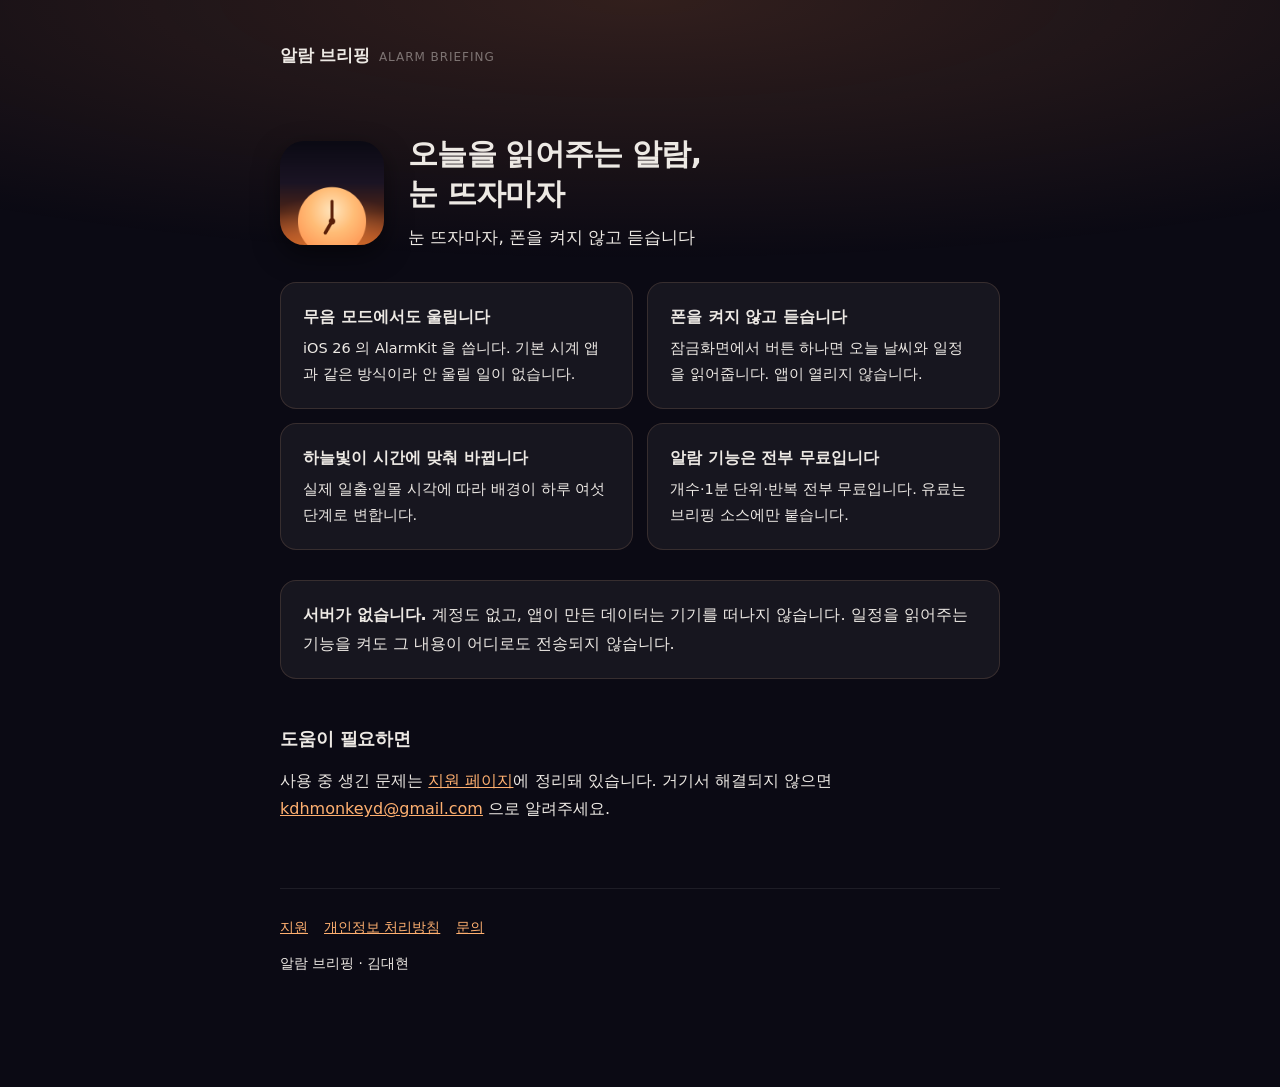
<file: index.html>
<!doctype html>
<html lang="ko">
<head>
<meta charset="utf-8">
<meta name="viewport" content="width=device-width, initial-scale=1">
<title>알람 브리핑</title>
<meta name="description" content="무음 모드에서도 울리는 알람과, 폰을 켜지 않고 듣는 아침 브리핑">
<meta property="og:title" content="알람 브리핑">
<meta property="og:description" content="무음 모드에서도 울리는 알람과, 폰을 켜지 않고 듣는 아침 브리핑">
<meta property="og:image" content="icon.png">
<link rel="stylesheet" href="_style.css">
<style>
.hero{display:flex;gap:24px;align-items:center;margin:34px 0 10px;flex-wrap:wrap}
.hero img{width:104px;height:104px;border-radius:23.5%;box-shadow:0 10px 26px rgba(0,0,0,.5)}
.hero h1{margin:0 0 8px}
.tagline{font-size:17px;color:var(--text2);margin:0}
.feat{display:grid;grid-template-columns:1fr 1fr;gap:14px;margin:30px 0}
@media(max-width:560px){.feat{grid-template-columns:1fr}}
.feat .card{margin:0}
.feat b{display:block;margin-bottom:5px}
.feat p{font-size:14.5px;margin:0}
</style>
</head>
<body>
<div class="wrap">
<header class="brand">
  <a href="./"><span class="ko">알람 브리핑</span><span class="en">Alarm Briefing</span></a>
</header>

<div class="hero">
  <img src="icon.png" alt="알람 브리핑 아이콘">
  <div>
    <h1>오늘을 읽어주는 알람,<br>눈 뜨자마자</h1>
    <p class="tagline">눈 뜨자마자, 폰을 켜지 않고 듣습니다</p>
  </div>
</div>

<div class="feat">
  <div class="card"><b>무음 모드에서도 울립니다</b><p>iOS 26 의 AlarmKit 을 씁니다. 기본 시계 앱과 같은 방식이라 안 울릴 일이 없습니다.</p></div>
  <div class="card"><b>폰을 켜지 않고 듣습니다</b><p>잠금화면에서 버튼 하나면 오늘 날씨와 일정을 읽어줍니다. 앱이 열리지 않습니다.</p></div>
  <div class="card"><b>하늘빛이 시간에 맞춰 바뀝니다</b><p>실제 일출·일몰 시각에 따라 배경이 하루 여섯 단계로 변합니다.</p></div>
  <div class="card"><b>알람 기능은 전부 무료입니다</b><p>개수·1분 단위·반복 전부 무료입니다. 유료는 브리핑 소스에만 붙습니다.</p></div>
</div>

<div class="card">
<p><b>서버가 없습니다.</b> 계정도 없고, 앱이 만든 데이터는 기기를 떠나지 않습니다. 일정을 읽어주는 기능을 켜도 그 내용이 어디로도 전송되지 않습니다.</p>
</div>

<h2>도움이 필요하면</h2>
<p>사용 중 생긴 문제는 <a href="support.html">지원 페이지</a>에 정리돼 있습니다. 거기서 해결되지 않으면 <a href="mailto:kdhmonkeyd@gmail.com">kdhmonkeyd@gmail.com</a> 으로 알려주세요.</p>

<footer>
  <a href="support.html">지원</a><a href="privacy.html">개인정보 처리방침</a><a href="mailto:kdhmonkeyd@gmail.com">문의</a>
  <p style="margin-top:12px">알람 브리핑 · 김대현</p>
</footer>
</div>
</body></html>
</file>
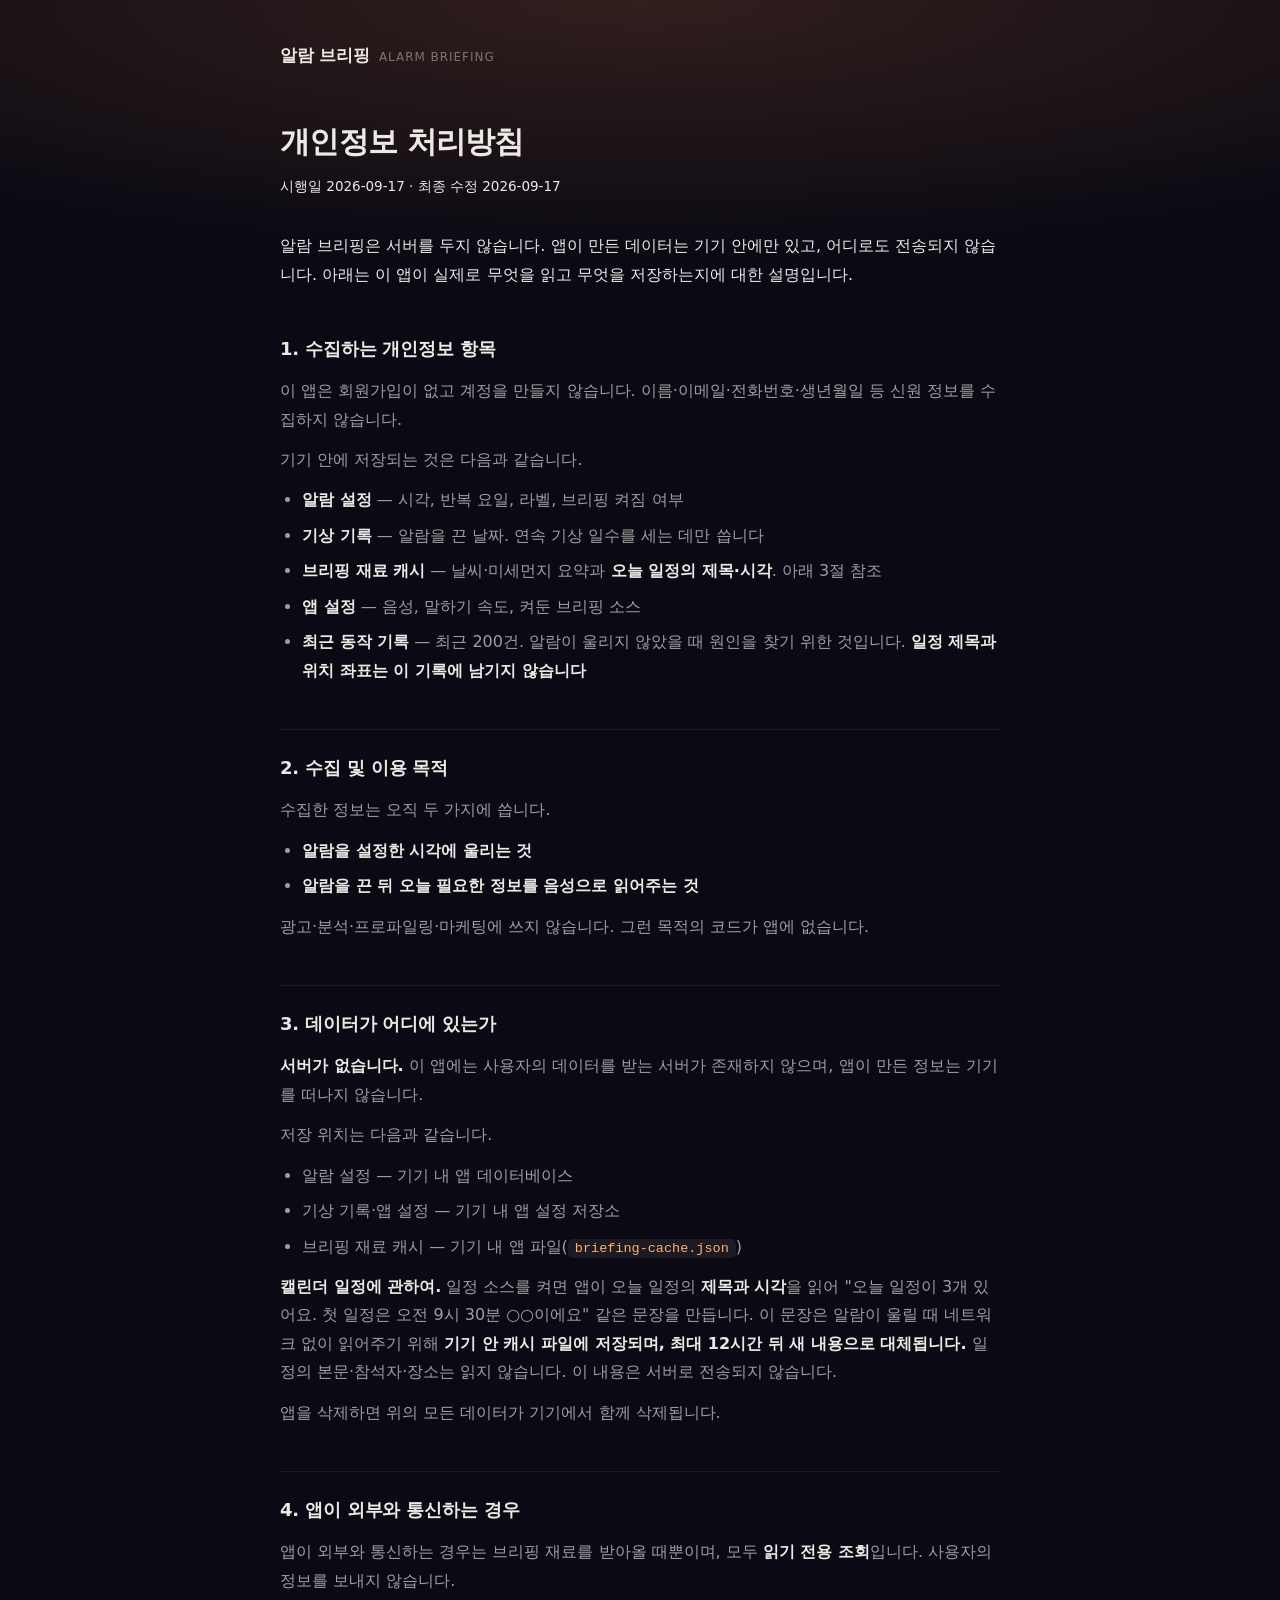
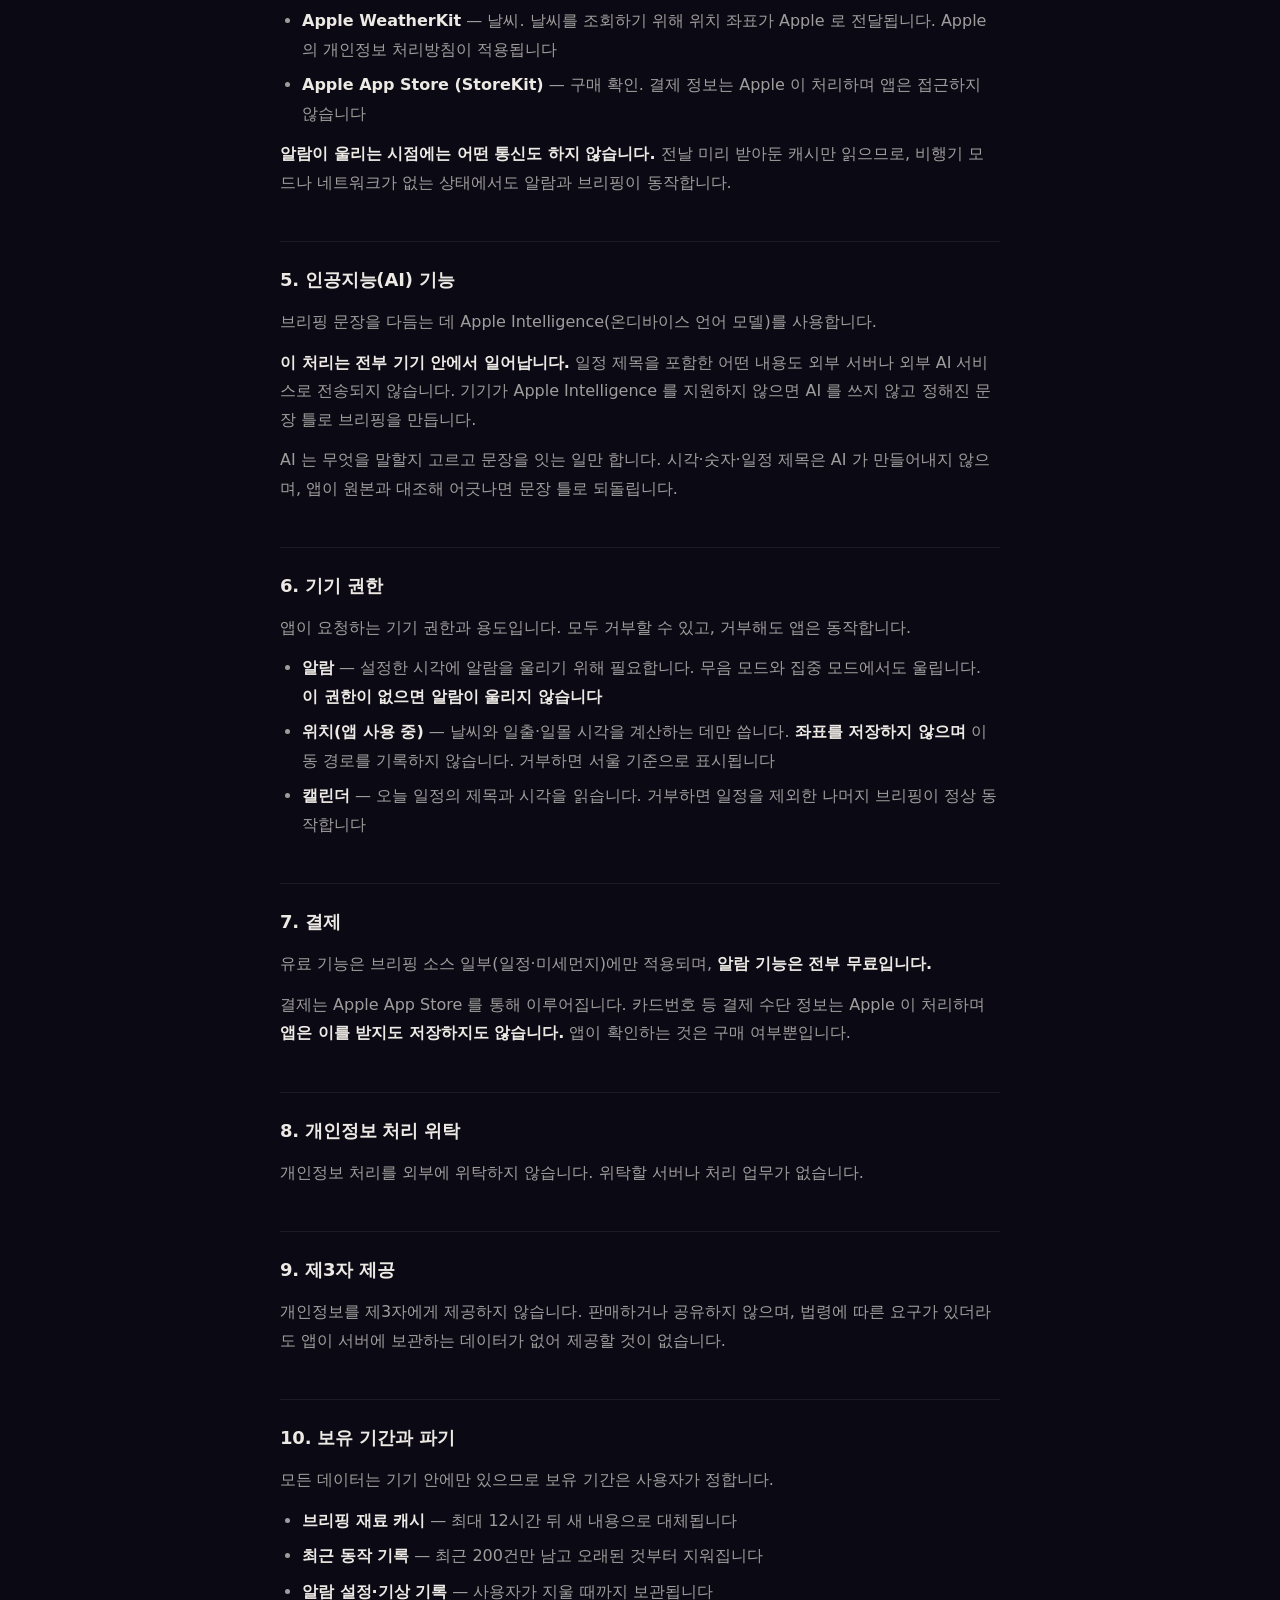
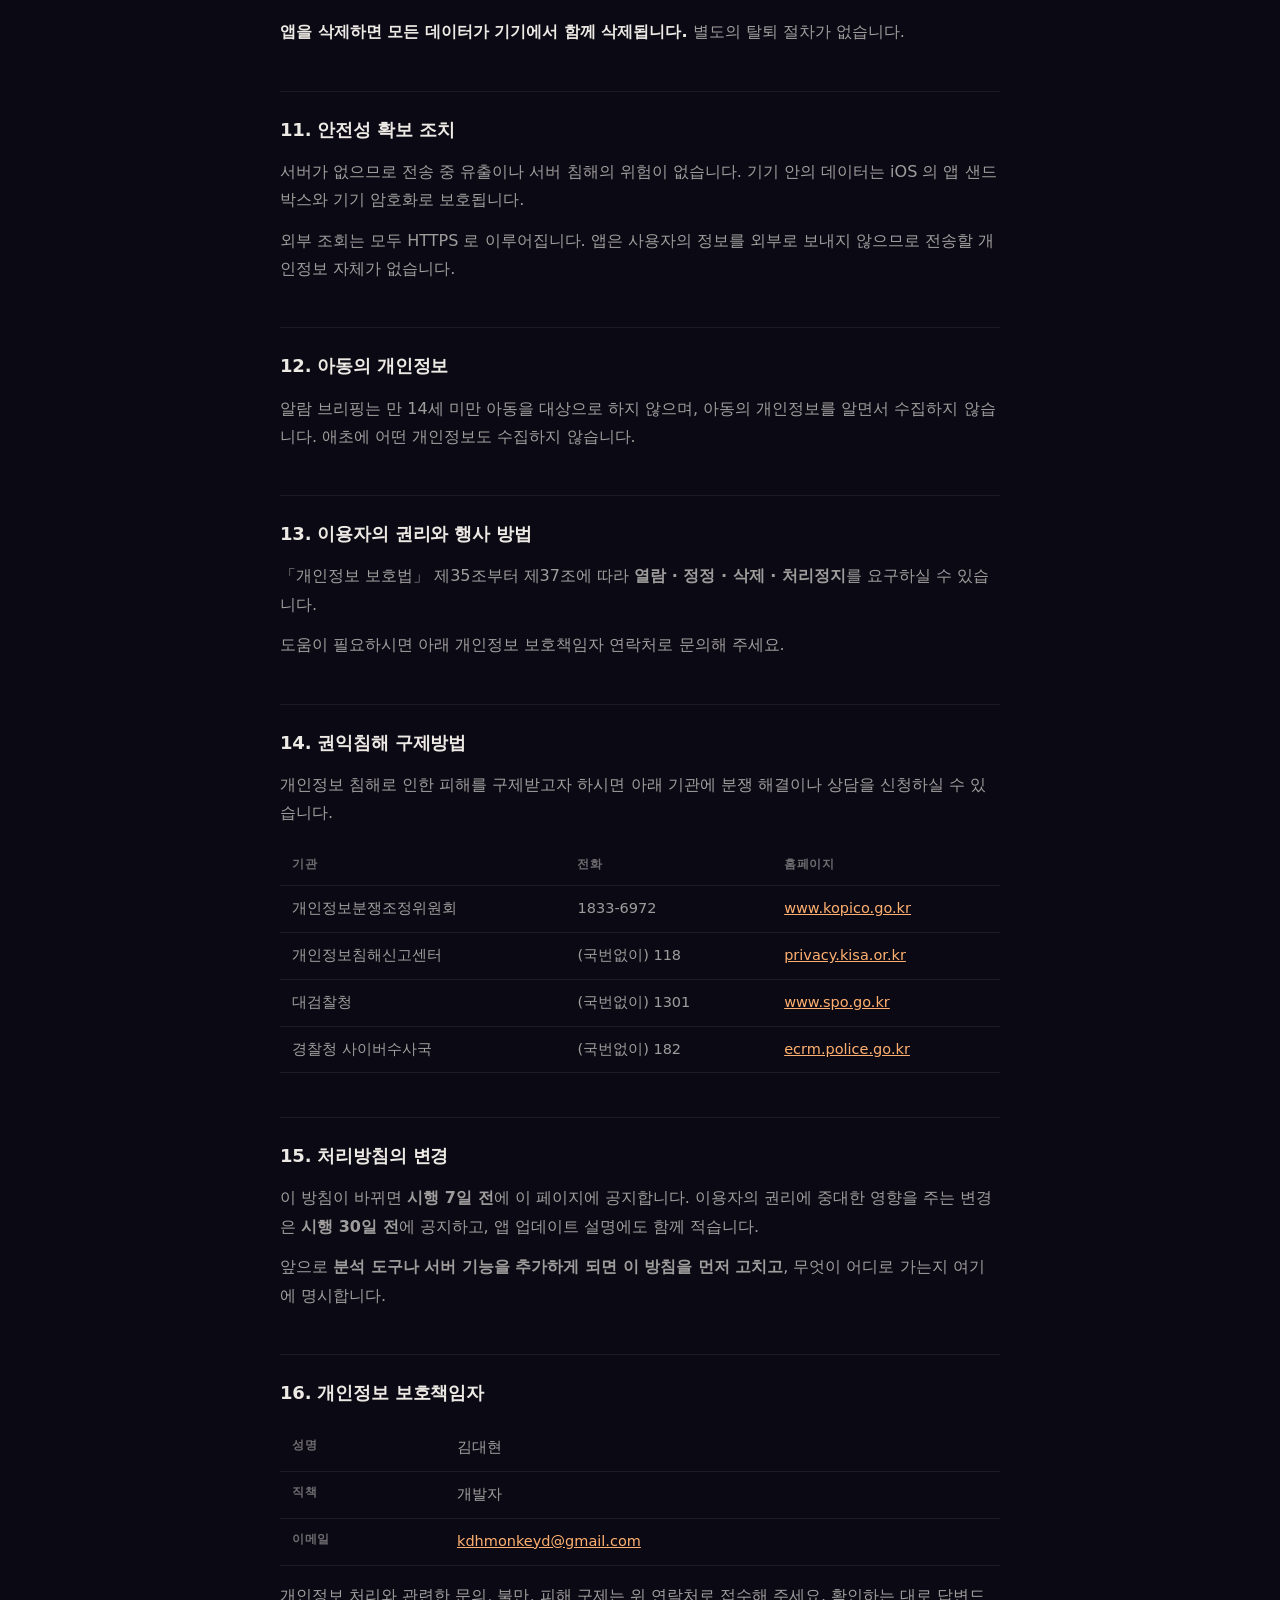
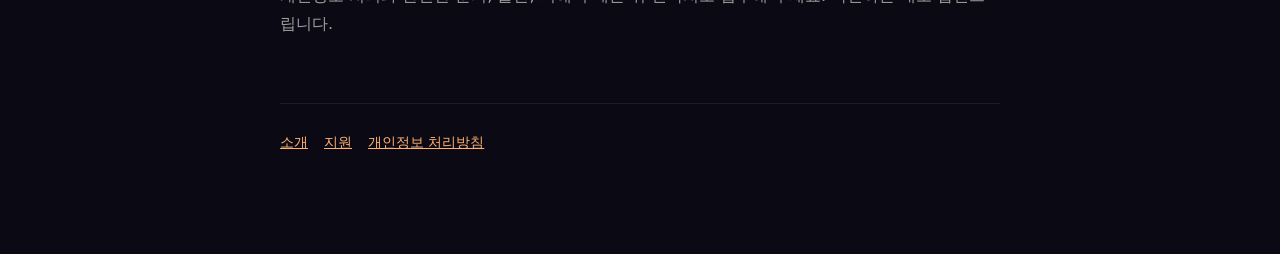
<file: privacy.html>
<!doctype html>
<html lang="ko">
<head>
<meta charset="utf-8">
<meta name="viewport" content="width=device-width, initial-scale=1">
<title>개인정보 처리방침 — 알람 브리핑</title>
<meta name="description" content="무음 모드에서도 울리는 알람과, 폰을 켜지 않고 듣는 아침 브리핑">
<link rel="stylesheet" href="_style.css">
</head>
<body>
<div class="wrap">
<header class="brand">
  <a href="./"><span class="ko">알람 브리핑</span><span class="en">Alarm Briefing</span></a>
</header>

<h1>개인정보 처리방침</h1>
<p class="meta">시행일 2026-09-17 · 최종 수정 2026-09-17</p>

알람 브리핑은 서버를 두지 않습니다. 앱이 만든 데이터는 기기 안에만 있고, 어디로도 전송되지 않습니다. 아래는 이 앱이 실제로 무엇을 읽고 무엇을 저장하는지에 대한 설명입니다.
<h2>1. 수집하는 개인정보 항목</h2>
<p>이 앱은 회원가입이 없고 계정을 만들지 않습니다. 이름·이메일·전화번호·생년월일 등 신원 정보를 수집하지 않습니다.</p><p>기기 안에 저장되는 것은 다음과 같습니다.</p><ul><li><b>알람 설정</b> — 시각, 반복 요일, 라벨, 브리핑 켜짐 여부</li><li><b>기상 기록</b> — 알람을 끈 날짜. 연속 기상 일수를 세는 데만 씁니다</li><li><b>브리핑 재료 캐시</b> — 날씨·미세먼지 요약과 <b>오늘 일정의 제목·시각</b>. 아래 3절 참조</li><li><b>앱 설정</b> — 음성, 말하기 속도, 켜둔 브리핑 소스</li><li><b>최근 동작 기록</b> — 최근 200건. 알람이 울리지 않았을 때 원인을 찾기 위한 것입니다. <b>일정 제목과 위치 좌표는 이 기록에 남기지 않습니다</b></li></ul>

<h2>2. 수집 및 이용 목적</h2>
<p>수집한 정보는 오직 두 가지에 씁니다.</p><ul><li><b>알람을 설정한 시각에 울리는 것</b></li><li><b>알람을 끈 뒤 오늘 필요한 정보를 음성으로 읽어주는 것</b></li></ul><p>광고·분석·프로파일링·마케팅에 쓰지 않습니다. 그런 목적의 코드가 앱에 없습니다.</p>

<h2>3. 데이터가 어디에 있는가</h2>
<p><b>서버가 없습니다.</b> 이 앱에는 사용자의 데이터를 받는 서버가 존재하지 않으며, 앱이 만든 정보는 기기를 떠나지 않습니다.</p><p>저장 위치는 다음과 같습니다.</p><ul><li>알람 설정 — 기기 내 앱 데이터베이스</li><li>기상 기록·앱 설정 — 기기 내 앱 설정 저장소</li><li>브리핑 재료 캐시 — 기기 내 앱 파일(<code>briefing-cache.json</code>)</li></ul><p><b>캘린더 일정에 관하여.</b> 일정 소스를 켜면 앱이 오늘 일정의 <b>제목과 시각</b>을 읽어 "오늘 일정이 3개 있어요. 첫 일정은 오전 9시 30분 ○○이에요" 같은 문장을 만듭니다. 이 문장은 알람이 울릴 때 네트워크 없이 읽어주기 위해 <b>기기 안 캐시 파일에 저장되며, 최대 12시간 뒤 새 내용으로 대체됩니다.</b> 일정의 본문·참석자·장소는 읽지 않습니다. 이 내용은 서버로 전송되지 않습니다.</p><p>앱을 삭제하면 위의 모든 데이터가 기기에서 함께 삭제됩니다.</p>

<h2>4. 앱이 외부와 통신하는 경우</h2>
<p>앱이 외부와 통신하는 경우는 브리핑 재료를 받아올 때뿐이며, 모두 <b>읽기 전용 조회</b>입니다. 사용자의 정보를 보내지 않습니다.</p><ul><li><b>Apple WeatherKit</b> — 날씨. 날씨를 조회하기 위해 위치 좌표가 Apple 로 전달됩니다. Apple 의 개인정보 처리방침이 적용됩니다</li><li><b>Apple App Store (StoreKit)</b> — 구매 확인. 결제 정보는 Apple 이 처리하며 앱은 접근하지 않습니다</li></ul><p><b>알람이 울리는 시점에는 어떤 통신도 하지 않습니다.</b> 전날 미리 받아둔 캐시만 읽으므로, 비행기 모드나 네트워크가 없는 상태에서도 알람과 브리핑이 동작합니다.</p>

<h2>5. 인공지능(AI) 기능</h2>
<p>브리핑 문장을 다듬는 데 Apple Intelligence(온디바이스 언어 모델)를 사용합니다.</p><p><b>이 처리는 전부 기기 안에서 일어납니다.</b> 일정 제목을 포함한 어떤 내용도 외부 서버나 외부 AI 서비스로 전송되지 않습니다. 기기가 Apple Intelligence 를 지원하지 않으면 AI 를 쓰지 않고 정해진 문장 틀로 브리핑을 만듭니다.</p><p>AI 는 무엇을 말할지 고르고 문장을 잇는 일만 합니다. 시각·숫자·일정 제목은 AI 가 만들어내지 않으며, 앱이 원본과 대조해 어긋나면 문장 틀로 되돌립니다.</p>

<h2>6. 기기 권한</h2>
<p>앱이 요청하는 기기 권한과 용도입니다. 모두 거부할 수 있고, 거부해도 앱은 동작합니다.</p><ul><li><b>알람</b> — 설정한 시각에 알람을 울리기 위해 필요합니다. 무음 모드와 집중 모드에서도 울립니다. <b>이 권한이 없으면 알람이 울리지 않습니다</b></li><li><b>위치(앱 사용 중)</b> — 날씨와 일출·일몰 시각을 계산하는 데만 씁니다. <b>좌표를 저장하지 않으며</b> 이동 경로를 기록하지 않습니다. 거부하면 서울 기준으로 표시됩니다</li><li><b>캘린더</b> — 오늘 일정의 제목과 시각을 읽습니다. 거부하면 일정을 제외한 나머지 브리핑이 정상 동작합니다</li></ul>

<h2>7. 결제</h2>
<p>유료 기능은 브리핑 소스 일부(일정·미세먼지)에만 적용되며, <b>알람 기능은 전부 무료입니다.</b></p><p>결제는 Apple App Store 를 통해 이루어집니다. 카드번호 등 결제 수단 정보는 Apple 이 처리하며 <b>앱은 이를 받지도 저장하지도 않습니다.</b> 앱이 확인하는 것은 구매 여부뿐입니다.</p>

<h2>8. 개인정보 처리 위탁</h2>
<p>개인정보 처리를 외부에 위탁하지 않습니다. 위탁할 서버나 처리 업무가 없습니다.</p>

<h2>9. 제3자 제공</h2>
<p>개인정보를 제3자에게 제공하지 않습니다. 판매하거나 공유하지 않으며, 법령에 따른 요구가 있더라도 앱이 서버에 보관하는 데이터가 없어 제공할 것이 없습니다.</p>

<h2>10. 보유 기간과 파기</h2>
<p>모든 데이터는 기기 안에만 있으므로 보유 기간은 사용자가 정합니다.</p><ul><li><b>브리핑 재료 캐시</b> — 최대 12시간 뒤 새 내용으로 대체됩니다</li><li><b>최근 동작 기록</b> — 최근 200건만 남고 오래된 것부터 지워집니다</li><li><b>알람 설정·기상 기록</b> — 사용자가 지울 때까지 보관됩니다</li></ul><p><b>앱을 삭제하면 모든 데이터가 기기에서 함께 삭제됩니다.</b> 별도의 탈퇴 절차가 없습니다.</p>

<h2>11. 안전성 확보 조치</h2>
<p>서버가 없으므로 전송 중 유출이나 서버 침해의 위험이 없습니다. 기기 안의 데이터는 iOS 의 앱 샌드박스와 기기 암호화로 보호됩니다.</p><p>외부 조회는 모두 HTTPS 로 이루어집니다. 앱은 사용자의 정보를 외부로 보내지 않으므로 전송할 개인정보 자체가 없습니다.</p>

<h2>12. 아동의 개인정보</h2>
<p>알람 브리핑는 만 14세 미만 아동을 대상으로 하지 않으며, 아동의 개인정보를 알면서 수집하지 않습니다. 애초에 어떤 개인정보도 수집하지 않습니다.</p>

<h2>13. 이용자의 권리와 행사 방법</h2>
<p>「개인정보 보호법」 제35조부터 제37조에 따라 <strong>열람 · 정정 · 삭제 · 처리정지</strong>를 요구하실 수 있습니다.</p>
<p>도움이 필요하시면 아래 개인정보 보호책임자 연락처로 문의해 주세요.</p>

<h2>14. 권익침해 구제방법</h2>
<p>개인정보 침해로 인한 피해를 구제받고자 하시면 아래 기관에 분쟁 해결이나 상담을 신청하실 수 있습니다.</p>
<div class="scroller"><table><thead><tr><th>기관</th><th>전화</th><th>홈페이지</th></tr></thead><tbody><tr><td>개인정보분쟁조정위원회</td><td>1833-6972</td><td><a href="https://www.kopico.go.kr">www.kopico.go.kr</a></td></tr><tr><td>개인정보침해신고센터</td><td>(국번없이) 118</td><td><a href="https://privacy.kisa.or.kr">privacy.kisa.or.kr</a></td></tr><tr><td>대검찰청</td><td>(국번없이) 1301</td><td><a href="https://www.spo.go.kr">www.spo.go.kr</a></td></tr><tr><td>경찰청 사이버수사국</td><td>(국번없이) 182</td><td><a href="https://ecrm.police.go.kr">ecrm.police.go.kr</a></td></tr></tbody></table></div>

<h2>15. 처리방침의 변경</h2>
<p>이 방침이 바뀌면 <strong>시행 7일 전</strong>에 이 페이지에 공지합니다. 이용자의 권리에 중대한 영향을 주는 변경은 <strong>시행 30일 전</strong>에 공지하고, 앱 업데이트 설명에도 함께 적습니다.</p>
<p>앞으로 <strong>분석 도구나 서버 기능을 추가하게 되면 이 방침을 먼저 고치고</strong>, 무엇이 어디로 가는지 여기에 명시합니다.</p>

<h2>16. 개인정보 보호책임자</h2>
<div class="scroller"><table><tbody><tr><th>성명</th><td>김대현</td></tr><tr><th>직책</th><td>개발자</td></tr><tr><th>이메일</th><td><a href="mailto:kdhmonkeyd@gmail.com">kdhmonkeyd@gmail.com</a></td></tr></tbody></table></div>
<p>개인정보 처리와 관련한 문의, 불만, 피해 구제는 위 연락처로 접수해 주세요. 확인하는 대로 답변드립니다.</p>
<footer>
  <a href="./">소개</a><a href="support.html">지원</a><a href="privacy.html">개인정보 처리방침</a>
</footer>
</div>
</body>
</html>
</file>
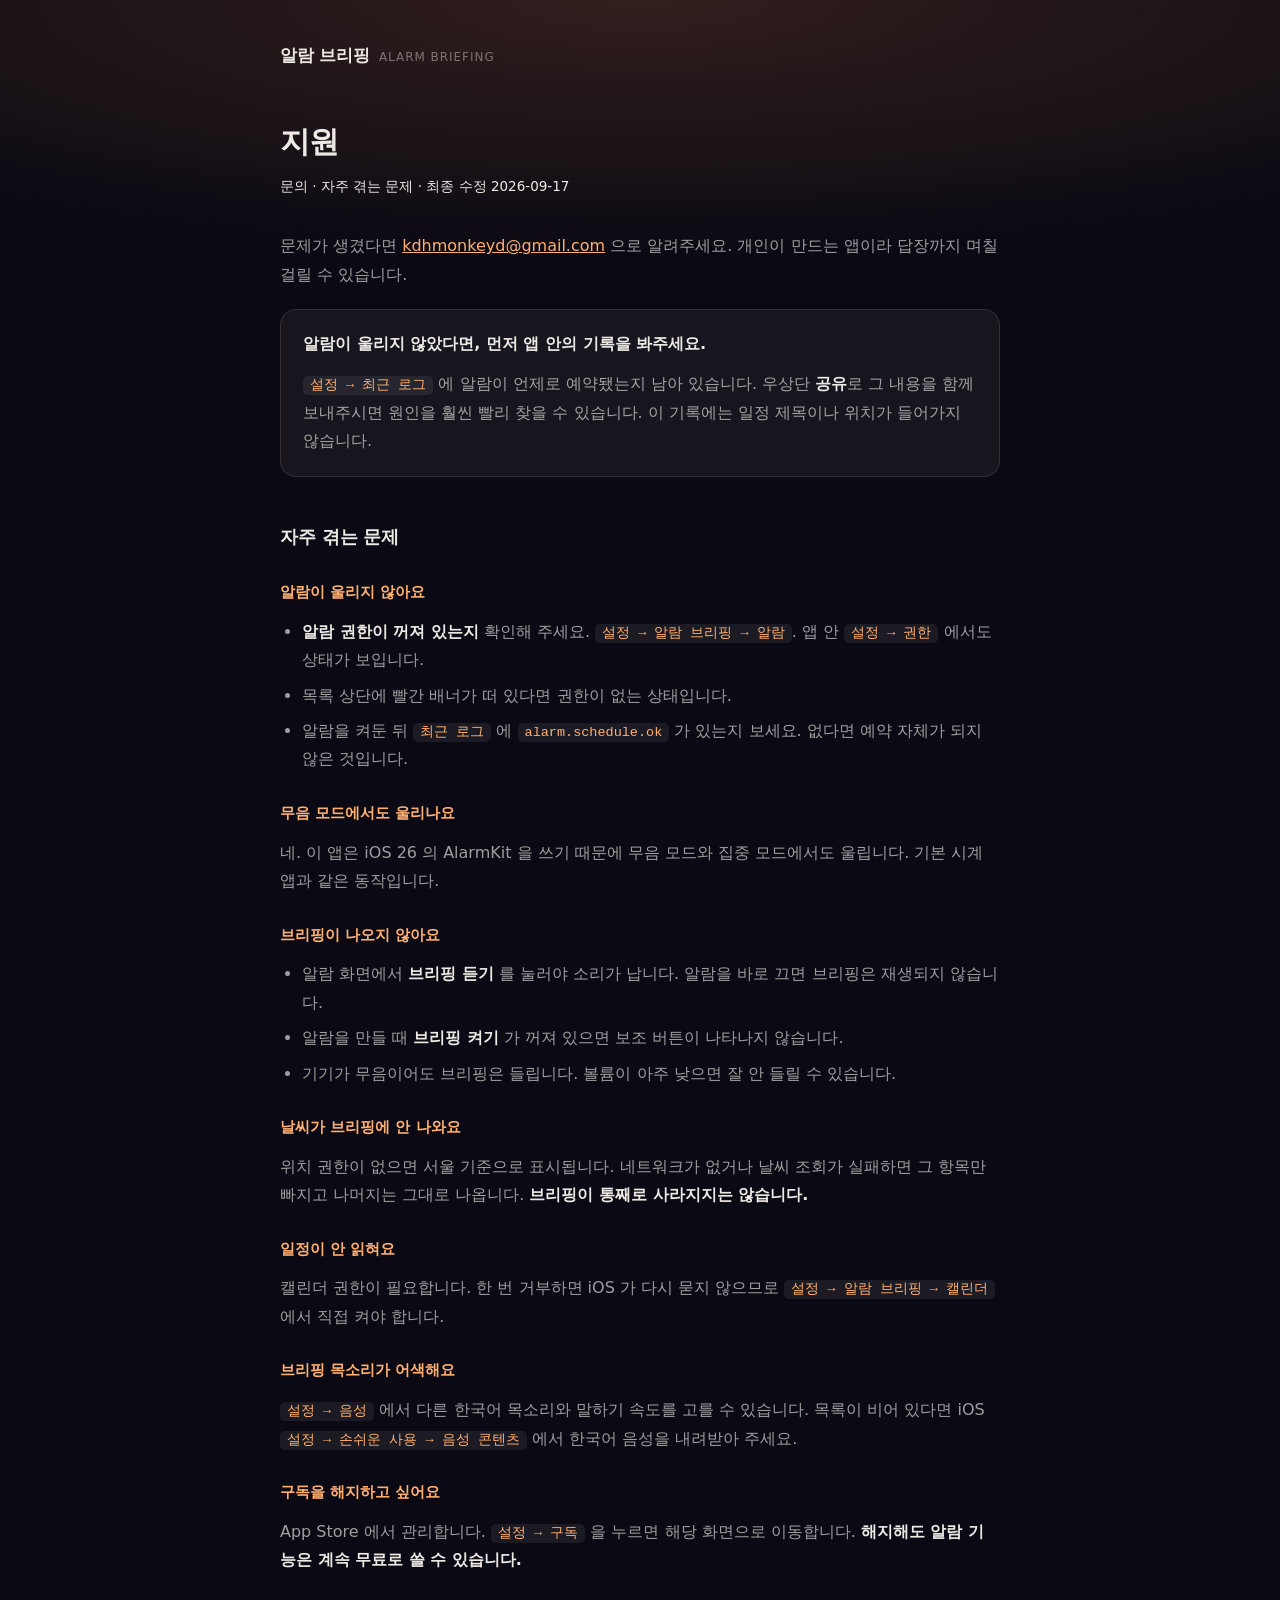
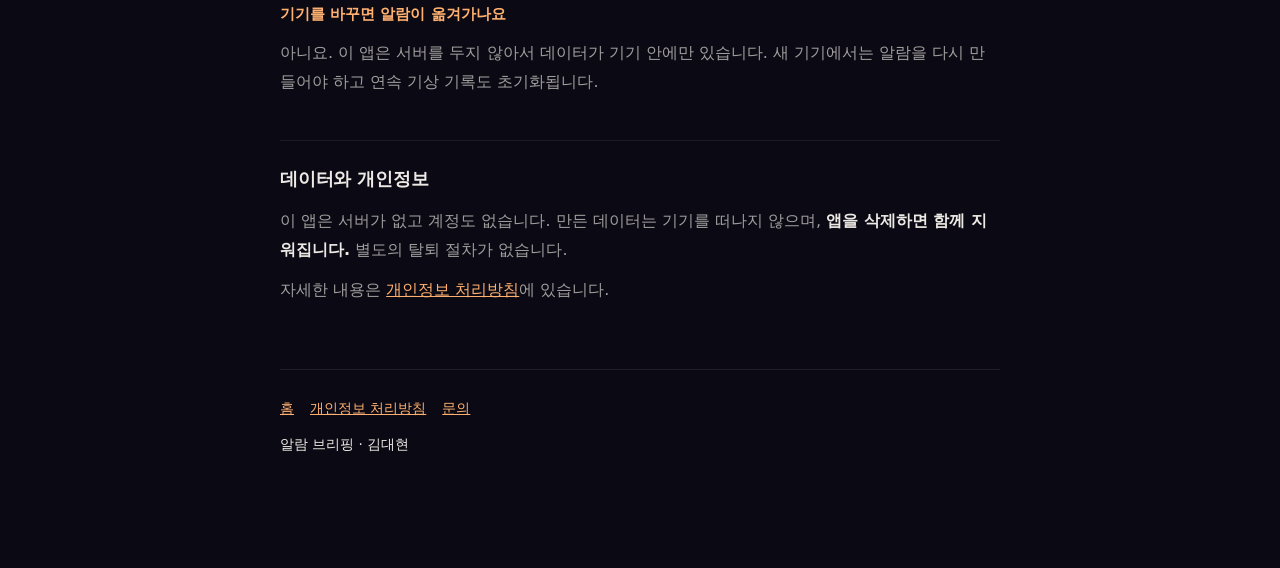
<file: support.html>
<!doctype html>
<html lang="ko">
<head>
<meta charset="utf-8">
<meta name="viewport" content="width=device-width, initial-scale=1">
<title>지원 — 알람 브리핑</title>
<meta name="description" content="알람 브리핑 사용 중 생긴 문제와 문의">
<link rel="stylesheet" href="_style.css">
</head>
<body>
<div class="wrap">
<header class="brand">
  <a href="./"><span class="ko">알람 브리핑</span><span class="en">Alarm Briefing</span></a>
</header>

<h1>지원</h1>
<p class="meta">문의 · 자주 겪는 문제 · 최종 수정 2026-09-17</p>

<p>문제가 생겼다면 <a href="mailto:kdhmonkeyd@gmail.com">kdhmonkeyd@gmail.com</a> 으로 알려주세요. 개인이 만드는 앱이라 답장까지 며칠 걸릴 수 있습니다.</p>

<div class="card">
<p><b>알람이 울리지 않았다면, 먼저 앱 안의 기록을 봐주세요.</b></p>
<p><code>설정 → 최근 로그</code> 에 알람이 언제로 예약됐는지 남아 있습니다. 우상단 <b>공유</b>로 그 내용을 함께 보내주시면 원인을 훨씬 빨리 찾을 수 있습니다. 이 기록에는 일정 제목이나 위치가 들어가지 않습니다.</p>
</div>

<h2>자주 겪는 문제</h2>

<h3>알람이 울리지 않아요</h3>
<ul>
<li><b>알람 권한이 꺼져 있는지</b> 확인해 주세요. <code>설정 → 알람 브리핑 → 알람</code>. 앱 안 <code>설정 → 권한</code> 에서도 상태가 보입니다.</li>
<li>목록 상단에 빨간 배너가 떠 있다면 권한이 없는 상태입니다.</li>
<li>알람을 켜둔 뒤 <code>최근 로그</code> 에 <code>alarm.schedule.ok</code> 가 있는지 보세요. 없다면 예약 자체가 되지 않은 것입니다.</li>
</ul>

<h3>무음 모드에서도 울리나요</h3>
<p>네. 이 앱은 iOS 26 의 AlarmKit 을 쓰기 때문에 무음 모드와 집중 모드에서도 울립니다. 기본 시계 앱과 같은 동작입니다.</p>

<h3>브리핑이 나오지 않아요</h3>
<ul>
<li>알람 화면에서 <b>브리핑 듣기</b> 를 눌러야 소리가 납니다. 알람을 바로 끄면 브리핑은 재생되지 않습니다.</li>
<li>알람을 만들 때 <b>브리핑 켜기</b> 가 꺼져 있으면 보조 버튼이 나타나지 않습니다.</li>
<li>기기가 무음이어도 브리핑은 들립니다. 볼륨이 아주 낮으면 잘 안 들릴 수 있습니다.</li>
</ul>

<h3>날씨가 브리핑에 안 나와요</h3>
<p>위치 권한이 없으면 서울 기준으로 표시됩니다. 네트워크가 없거나 날씨 조회가 실패하면 그 항목만 빠지고 나머지는 그대로 나옵니다. <b>브리핑이 통째로 사라지지는 않습니다.</b></p>

<h3>일정이 안 읽혀요</h3>
<p>캘린더 권한이 필요합니다. 한 번 거부하면 iOS 가 다시 묻지 않으므로 <code>설정 → 알람 브리핑 → 캘린더</code> 에서 직접 켜야 합니다.</p>

<h3>브리핑 목소리가 어색해요</h3>
<p><code>설정 → 음성</code> 에서 다른 한국어 목소리와 말하기 속도를 고를 수 있습니다. 목록이 비어 있다면 iOS <code>설정 → 손쉬운 사용 → 음성 콘텐츠</code> 에서 한국어 음성을 내려받아 주세요.</p>

<h3>구독을 해지하고 싶어요</h3>
<p>App Store 에서 관리합니다. <code>설정 → 구독</code> 을 누르면 해당 화면으로 이동합니다. <b>해지해도 알람 기능은 계속 무료로 쓸 수 있습니다.</b></p>

<h3>기기를 바꾸면 알람이 옮겨가나요</h3>
<p>아니요. 이 앱은 서버를 두지 않아서 데이터가 기기 안에만 있습니다. 새 기기에서는 알람을 다시 만들어야 하고 연속 기상 기록도 초기화됩니다.</p>

<h2>데이터와 개인정보</h2>
<p>이 앱은 서버가 없고 계정도 없습니다. 만든 데이터는 기기를 떠나지 않으며, <b>앱을 삭제하면 함께 지워집니다.</b> 별도의 탈퇴 절차가 없습니다.</p>
<p>자세한 내용은 <a href="privacy.html">개인정보 처리방침</a>에 있습니다.</p>

<footer>
  <a href="./">홈</a><a href="privacy.html">개인정보 처리방침</a><a href="mailto:kdhmonkeyd@gmail.com">문의</a>
  <p style="margin-top:12px">알람 브리핑 · 김대현</p>
</footer>
</div>
</body></html>
</file>
<file: _style.css>
/* 알람 브리핑 · 법무 페이지 공통 스타일
   앱과 같은 팔레트를 쓴다. design/tokens.json 의 값과 맞춘다. */
:root{
  --bg:#0B0A14; --surface:rgba(255,255,255,.05); --border:rgba(255,190,140,.14);
  --text:#EDE9E4; --text2:rgba(237,233,228,.66); --text3:rgba(237,233,228,.44);
  --accent:#FFB070; --accent2:#FF8F4D;
  color-scheme:dark;
}
*{box-sizing:border-box;margin:0;padding:0}
body{
  background:var(--bg);color:var(--text);
  font:16px/1.78 -apple-system,BlinkMacSystemFont,"Pretendard","Apple SD Gothic Neo",system-ui,sans-serif;
  -webkit-font-smoothing:antialiased;
  padding:0 20px 100px;
}
/* 상단에 앱의 일출을 옅게 깔아 아이콘·앱과 한 몸으로 보이게 한다 */
body::before{
  content:'';position:fixed;left:0;right:0;top:0;height:420px;z-index:-1;pointer-events:none;
  background:radial-gradient(ellipse 140% 100% at 50% 0%,rgba(255,143,77,.16),transparent 62%);
}
.wrap{max-width:720px;margin:0 auto}

.brand{padding:40px 0 30px}
.brand a{text-decoration:none;display:inline-flex;align-items:baseline;gap:9px}
.brand .ko{font-size:17px;font-weight:700;color:var(--text);letter-spacing:-.01em}
.brand .en{font-size:12px;color:var(--text3);letter-spacing:.08em;text-transform:uppercase}

h1{font-size:30px;line-height:1.32;letter-spacing:-.025em;margin:22px 0 10px}
h2{font-size:18px;letter-spacing:-.01em;margin:44px 0 12px;padding-top:22px;
   border-top:1px solid rgba(255,255,255,.07)}
h2:first-of-type{border-top:0;padding-top:0}
h3{font-size:15px;margin:26px 0 8px;color:var(--accent)}

p{margin:12px 0;color:var(--text2)}
p:first-of-type{color:var(--text)}
.meta{color:var(--text3);font-size:13.5px;margin-bottom:34px}

ul,ol{margin:12px 0;padding-left:22px}
li{margin:7px 0;color:var(--text2)}
li b,p b{color:var(--text);font-weight:600}

a{color:var(--accent)}
a:hover{color:var(--accent2)}
code{background:rgba(255,255,255,.07);padding:2px 7px;border-radius:5px;
     font:13.5px ui-monospace,SFMono-Regular,Menlo,monospace;color:var(--accent)}

table{width:100%;border-collapse:collapse;margin:16px 0;font-size:14.5px}
th,td{text-align:left;padding:10px 12px;border-bottom:1px solid rgba(255,255,255,.08);vertical-align:top}
th{color:var(--text3);font-size:12px;letter-spacing:.05em;text-transform:uppercase;font-weight:600}
td{color:var(--text2)}

.card{background:var(--surface);border:1px solid var(--border);border-radius:16px;
      padding:20px 22px;margin:20px 0}
.card p:first-child{margin-top:0}
.card p:last-child{margin-bottom:0}

footer{margin-top:64px;padding-top:26px;border-top:1px solid rgba(255,255,255,.08);
       color:var(--text3);font-size:13.5px}
footer a{margin-right:16px}

@media (max-width:520px){
  body{font-size:15.5px;padding:0 18px 80px}
  h1{font-size:25px}
  h2{font-size:17px}
}
</file>
